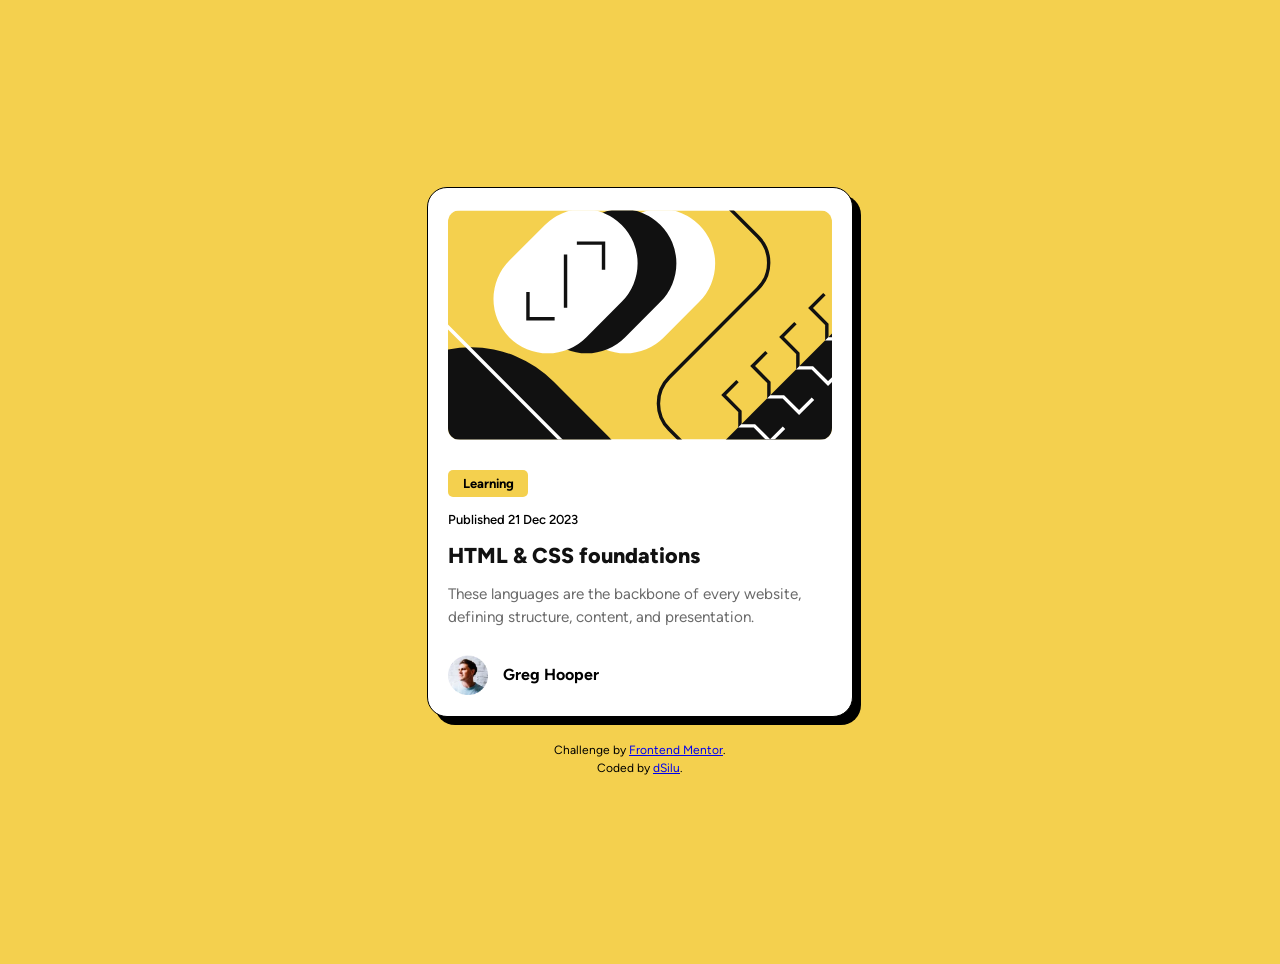
<file: blog-preview-card-main/index.html>
<!DOCTYPE html>
<html lang="en">
<head>
  <meta charset="UTF-8">
  <meta name="viewport" content="width=device-width, initial-scale=1.0"> <!-- displays site properly based on user's device -->

  <link rel="icon" type="image/png" sizes="32x32" href="./assets/images/favicon-32x32.png">

  <link rel="stylesheet" href="./style.css">
  
  <title>Frontend Mentor | Blog preview card</title>

  <!-- Feel free to remove these styles or customise in your own stylesheet 👍 -->
  <style>
  </style>
</head>
<body>
  <div id="course-card">
    <img class="img-cls" src=".\assets\images\illustration-article.svg">
    <div class="learning-cls">Learning</div>
    <div class="pub-dt">Published 21 Dec 2023</div>
    <h2>HTML & CSS foundations</h3>
    <p class="desc-cls">These languages are the backbone of every website, defining structure, content, and presentation.</p>
    
    <div class="user">
      <img class="user-avatar" src="assets\images\image-avatar.webp">
      <h4>Greg Hooper</h4>
    </div>

  </div>
  <footer class="attribution">
    Challenge by <a href="https://www.frontendmentor.io?ref=challenge">Frontend Mentor</a>.<br> 
    Coded by <a href="https://github.com/dSilu">dSilu</a>.
  </footer>
</body>
</html>
</file>
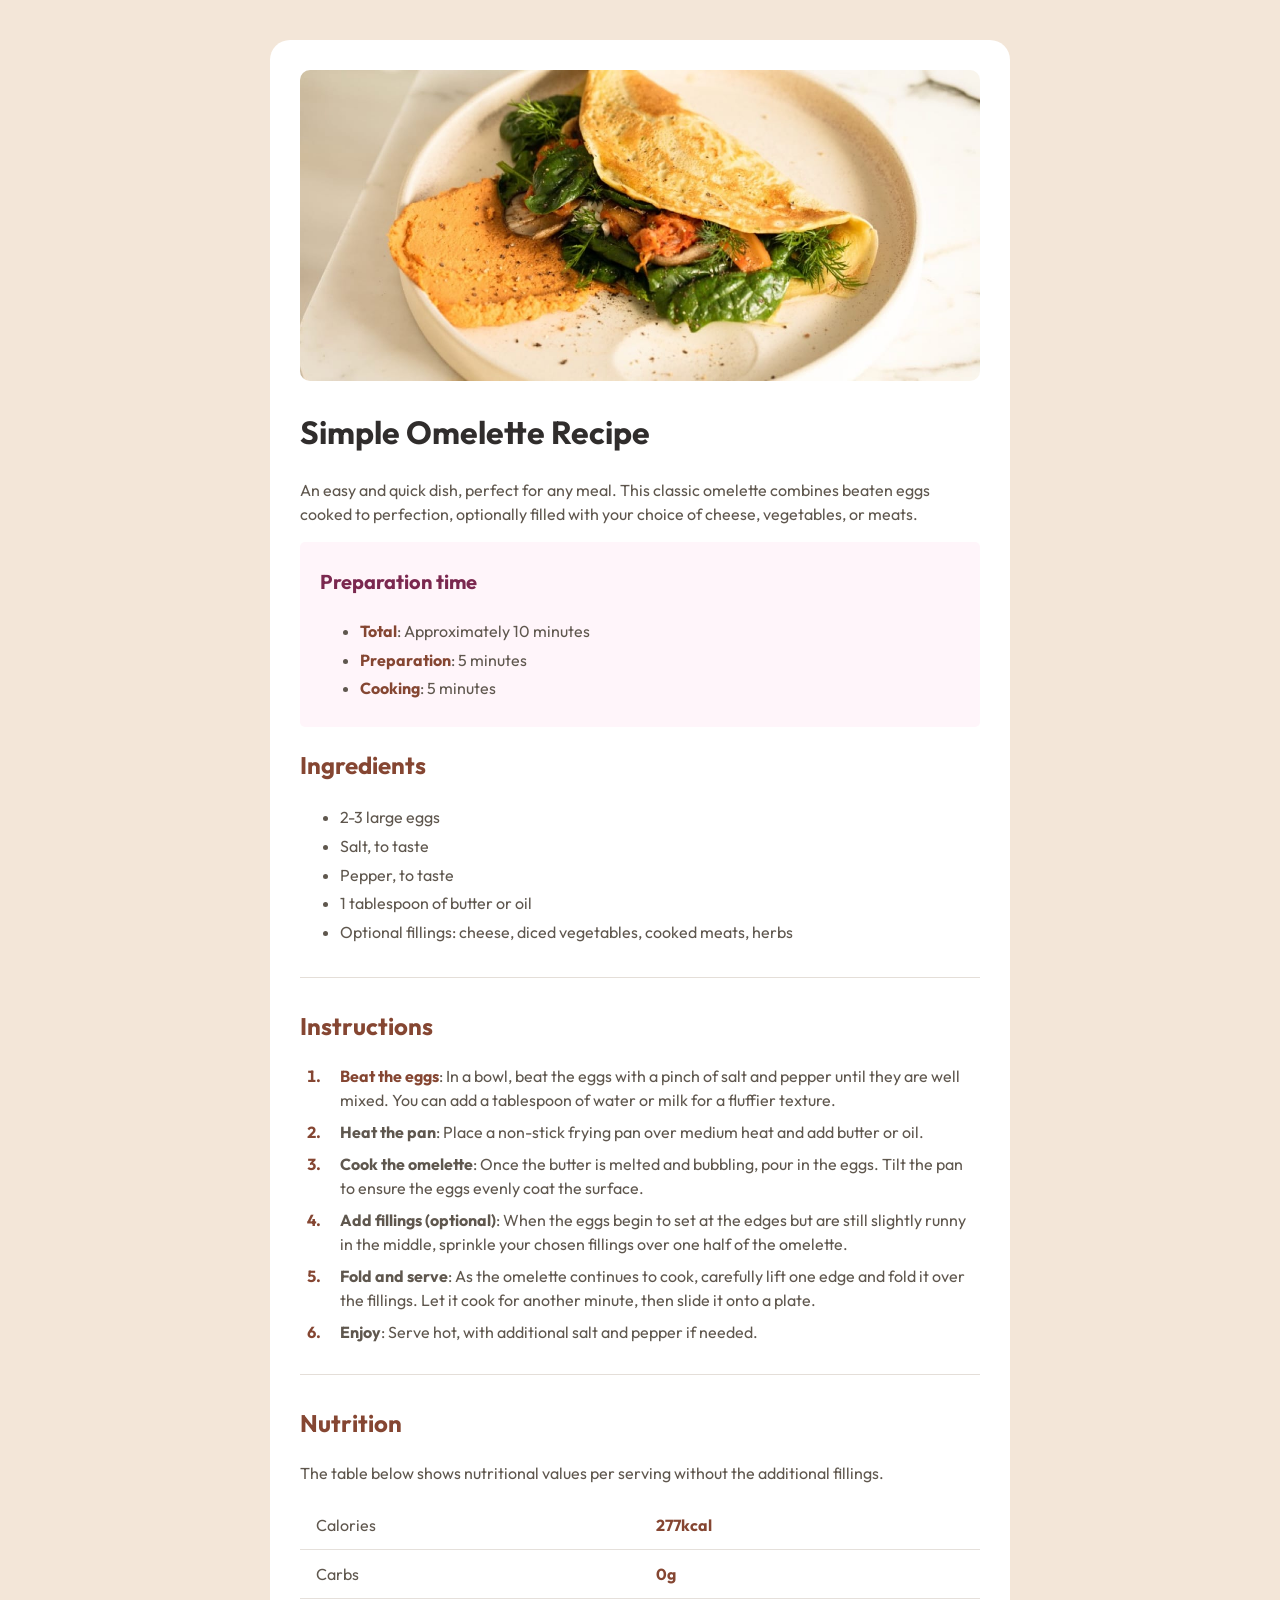
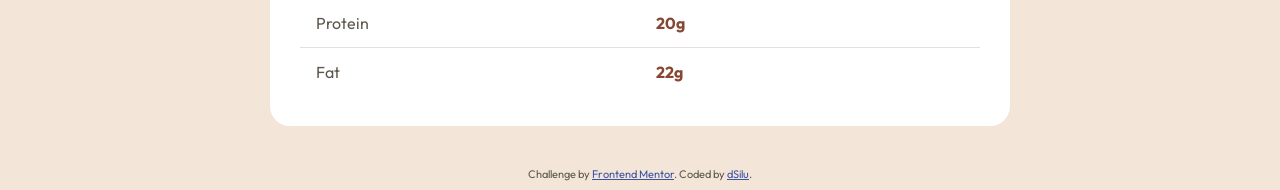
<file: recipe-page-main/index.html>
<!DOCTYPE html>
<html lang="en">
<head>
  <meta charset="UTF-8">
  <meta name="viewport" content="width=device-width, initial-scale=1.0"> <!-- displays site properly based on user's device -->

  <link rel="icon" type="image/png" sizes="32x32" href="./assets/images/favicon-32x32.png">
  <link rel="stylesheet" type="text/css" href="./index.css">
  
  <title>Frontend Mentor | Recipe page</title>


</head>
<body>
  <main>
    <img id="omelette-img" src="./assets/images/image-omelette.jpeg"/>

    <h1>Simple Omelette Recipe</h1>

    <p>An easy and quick dish, perfect for any meal. This classic omelette combines beaten eggs cooked 
  to perfection, optionally filled with your choice of cheese, vegetables, or meats.</p>

  <div id="preparation-time">
    
    <h3>Preparation time</h3>

    <ul>
      <li><strong>Total</strong>: Approximately 10 minutes</li>
      <li><strong>Preparation</strong>: 5 minutes</li>
      <li><strong>Cooking</strong>: 5 minutes</li>
    </ul>
  </div>

  <h2>Ingredients</h2>
  <ul>
  <li>2-3 large eggs</li> 
  <li>Salt, to taste</li>
  <li>Pepper, to taste</li>
  <li>1 tablespoon of butter or oil</li>
  <li>Optional fillings: cheese, diced vegetables, cooked meats, herbs</li>
  </ul>

  <hr>
  
  <h2>Instructions</h2>
  <ol>
  <li><strong>Beat the eggs</strong>: In a bowl, beat the eggs with a pinch of salt and pepper until they are well mixed. 
  You can add a tablespoon of water or milk for a fluffier texture.</li>

  <li><b>Heat the pan</b>: Place a non-stick frying pan over medium heat and add butter or oil.</li>

  <li><b>Cook the omelette</b>: Once the butter is melted and bubbling, pour in the eggs. Tilt the pan to ensure 
  the eggs evenly coat the surface.</li>

  <li><b>Add fillings (optional)</b>: When the eggs begin to set at the edges but are still slightly runny in the 
  middle, sprinkle your chosen fillings over one half of the omelette.</li>

  <li><b>Fold and serve</b>: As the omelette continues to cook, carefully lift one edge and fold it over the 
  fillings. Let it cook for another minute, then slide it onto a plate.</li>

  <li><b>Enjoy</b>: Serve hot, with additional salt and pepper if needed.</li>
  </ol>

  <hr>

  <h2>Nutrition</h2>

  <p>The table below shows nutritional values per serving without the additional fillings.</p>

  <table class="nutrition-tbl">
  
  <tr>
  <td>Calories</td>
  <td><strong>277kcal</strong></td>
  </tr>
  <tr>
    <td>Carbs</td>
    <td><strong>0g</strong></td>
  </tr>
  <tr>
    <td>Protein</td>
    <td><strong>20g</strong></td>
  </tr>
  <tr>
    <td>Fat</td>
    <td><strong>22g</strong></td>
  </tr>
  </table>
  </main>
  
  <footer class="attribution">
    Challenge by <a href="https://www.frontendmentor.io/challenges/social-links-profile-UG32l9m6dQ" target="_blank">Frontend Mentor</a>. 
    Coded by <a href="https://www.frontendmentor.io/profile/dSilu" target="_blank">dSilu</a>.
  </footer>
</body>
</html>
</file>
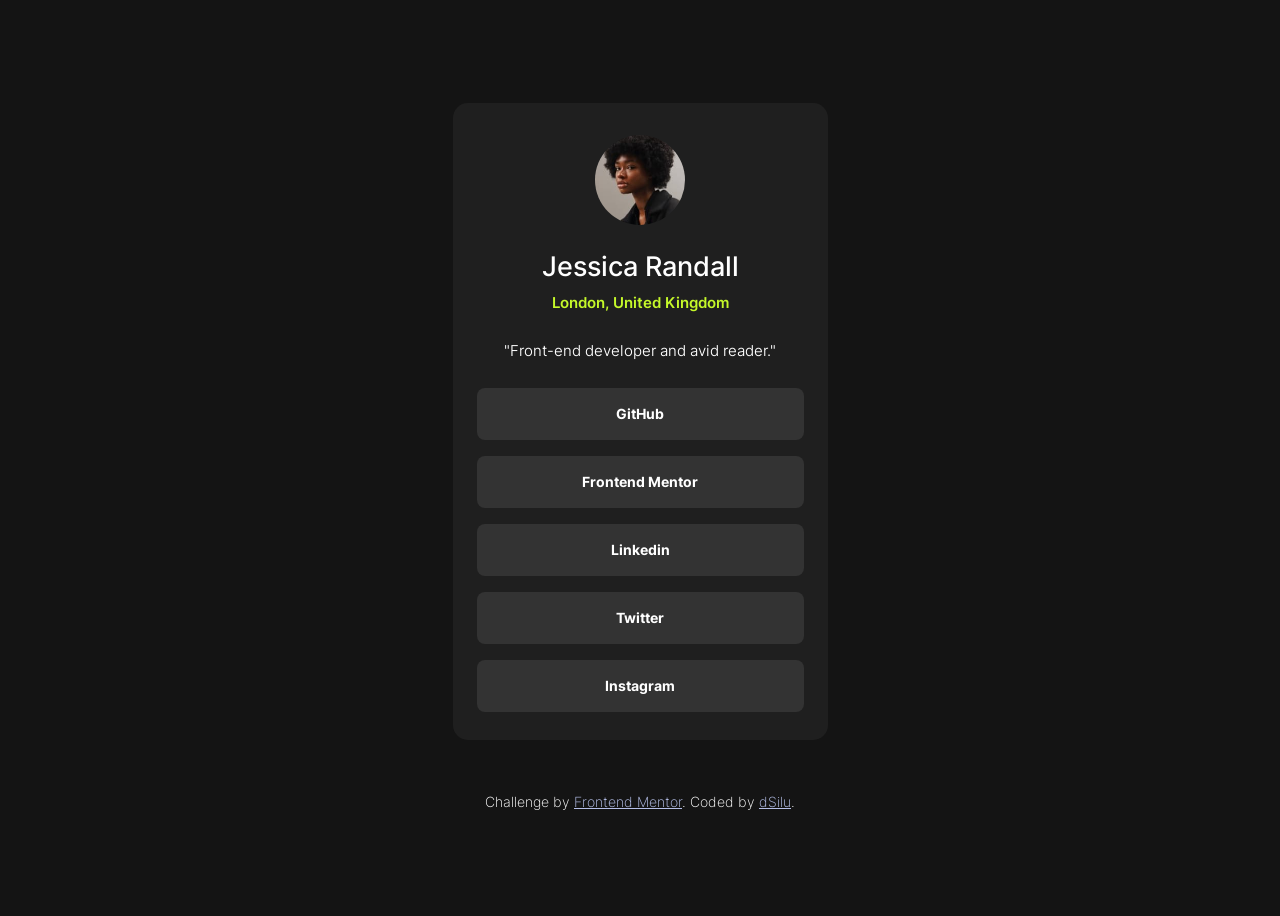
<file: social-links-profile-main/index.html>
<!DOCTYPE html>
<html lang="en">
<head>
  <meta charset="UTF-8">
  <meta name="viewport" content="width=device-width, initial-scale=1.0"> <!-- displays site properly based on user's device -->

  <link rel="icon" type="image/png" sizes="32x32" href="./assets/images/favicon-32x32.png">
  <link rel="stylesheet" type="text/css" href="./index.css">
  
  <title>Frontend Mentor | Social links profile</title>

</head>
<body>

  <main id="card">
    <img class="avatar" src="assets\images\avatar-jessica.jpeg" alt="Portrait of Jessica Randall">

    <h1>Jessica Randall</h1>
    
    <div class="location">London, United Kingdom</div>

    <div class="occupation">"Front-end developer and avid reader."</div>

    <a href="https://github.com" class="link" target="_blank" rel="noopener noreferrer">GitHub</a>
    <a href="https://www.frontendmentor.io" class="link" target="_blank" rel="noopener noreferrer">Frontend Mentor</a>
    <a href="https://www.linkedin.com" class="link" target="_blank" rel="noopener noreferrer">Linkedin</a>
    <a href="https://www.x.com" class="link" target="_blank" rel="noopener noreferrer">Twitter</a>
    <a href="https://www.instagram.com" class="link" target="_blank" rel="noopener noreferrer">Instagram</a>

    <!-- <button>GitHub</button>
    <button>Frontend Mentor</button>
    <button>LinkedIn</button>
    <button>Twitter</button>
    <button>Instagram</button> -->

  </main>

  <footer class="attribution">
    Challenge by <a href="https://www.frontendmentor.io/challenges/social-links-profile-UG32l9m6dQ" target="_blank">Frontend Mentor</a>. 
    Coded by <a href="https://www.frontendmentor.io/profile/dSilu" target="_blank">dSilu</a>.
  </footer>

</body>
</html>
</file>
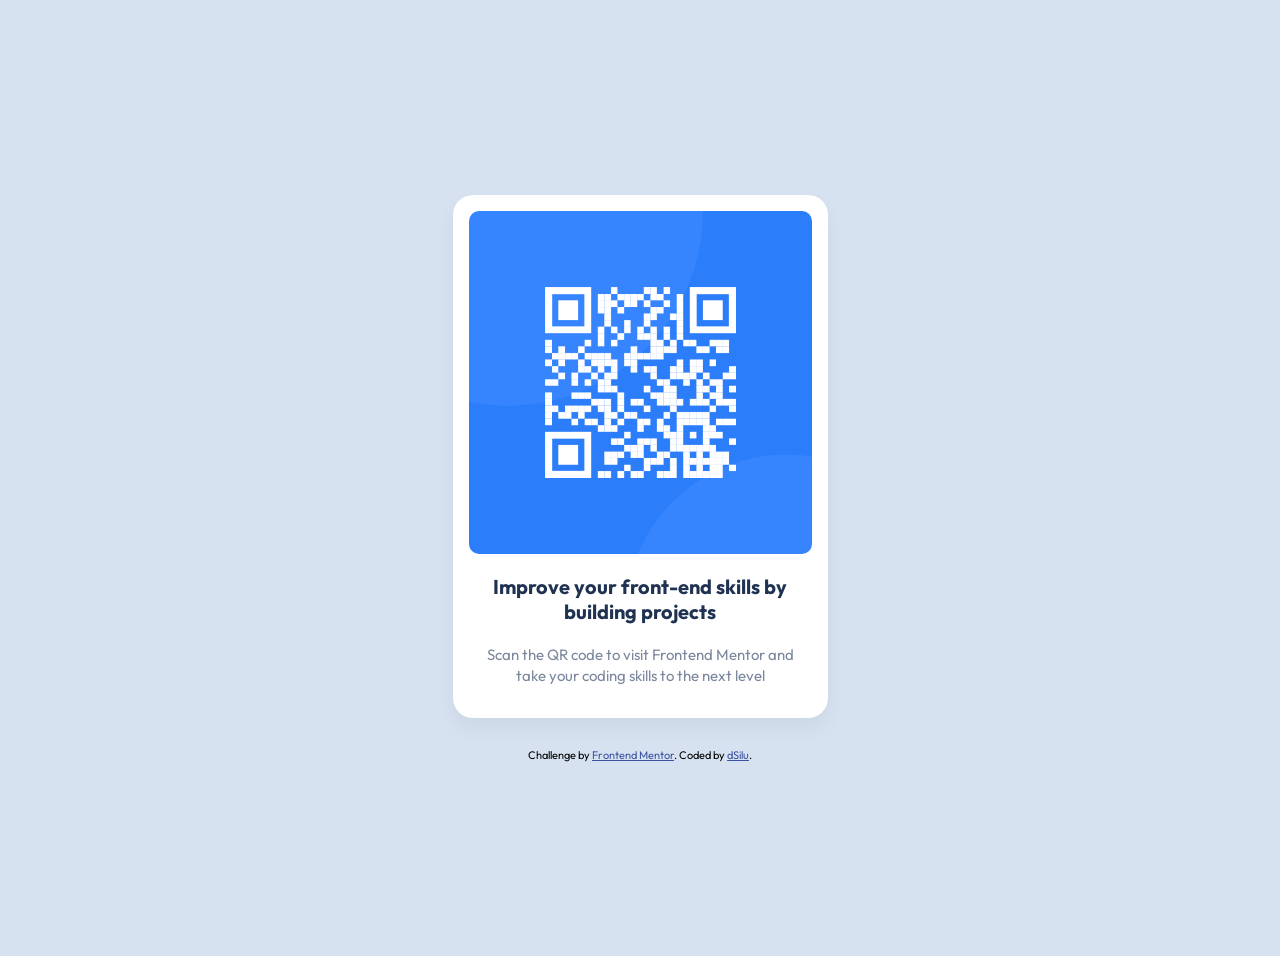
<file: qr-code-component-main/qr-code-component-main/index.html>
<!DOCTYPE html>
<html lang="en">
<head>
  <meta charset="UTF-8">
  <meta name="viewport" content="width=device-width, initial-scale=1.0"> <!-- displays site properly based on user's device -->

  <link rel="icon" type="image/png" sizes="32x32" href="./images/favicon-32x32.png">

  <link rel="preconnect" href="https://fonts.googleapis.com">
  <link rel="preconnect" href="https://fonts.gstatic.com" crossorigin>
  <link href="https://fonts.googleapis.com/css2?family=Happy+Monkey&family=Outfit:wght@100..900&display=swap" rel="stylesheet">
  
  <title>Frontend Mentor | QR code component</title>

  <!-- Feel free to remove these styles or customise in your own stylesheet 👍 -->
  <style>

    .attribution { font-size: 0.6875rem; text-align: center; padding-top: 30px;}
    .attribution a { color: hsl(228, 45%, 44%); }

    body {
      background-color: hsl(212, 45%, 89%);
      min-height: 100vh;
      display: flex;
      flex-direction: column;
      justify-content: center;
      align-items: center;
      padding: 20px;
      font-family: "Outfit", sans-serif;
    }

    .container {
      width: 100%;
      max-width: 375px;
    }

    .card {
      background-color: hsl(0, 0%, 100%);
      text-align: center;
      box-shadow: 0 10px 20px rgba(0,0,0,0.05);
      border-radius: 20px;
      padding: 16px;
    }

    .card img {
      width: 100%;
      height: auto;
      border-radius: 10px;
      display: block;
    }

    .card h1 {
      color: hsl(218, 44%, 22%);
      font-family: "Outfit", sans-serif;
      font-weight: 700;
      font-size: 20px;
      margin: 20px 12px 1px;
    }

    .card p {
      color: hsl(220, 15%, 55%);
      font-family: "Outfit", sans-serif;
      font-weight: 400;
      font-size: 15px;
      margin: 20px 12px 16px;
      line-height: 1.4;
    }

  </style>
</head>
<body>
  <main class="container">
  
    <div class="card">

      <img src="./images/image-qr-code.png">

      <h1>Improve your front-end skills by building projects</h1>

      <p>Scan the QR code to visit Frontend Mentor and take your coding skills to the next level</p>

    </div>

  </main>
  
  <footer class="attribution">
    Challenge by <a href="https://www.frontendmentor.io?ref=challenge">Frontend Mentor</a>. 
    Coded by <a href="#">dSilu</a>.
  </footer>
</body>
</html>
</file>
<file: blog-preview-card-main/style.css>
@font-face {
  font-family: 'Figtree';
  src: url('./assets/fonts/Figtree-VariableFont_wght.ttf') format('truetype');
  font-weight: 300 900;
  font-style: normal;
  font-display: swap;
}

body {
    background-color: hsl(47, 88%, 63%);
    display: flex;
    flex-direction: column;
    justify-content: center;
    align-items: center;
    min-height: 100vh;
    padding: 1.5rem;
    font-family: 'Figtree', sans-serif;

}

#course-card {
    background-color: hsl(0, 0%, 100%);
    display: flex;
    flex-direction: column;
    width: 100%;
    max-width: 384px;
    margin-left: auto;
    margin-right: auto;
    padding-top: 22px;
    padding-left: 20px;
    padding-right: 20px;
    padding-bottom: 10px;
    border: 1px solid black;
    border-radius: 20px;
    box-shadow: 8px 8px 0px #000000;
}

.img-cls {
    margin-bottom: 15px;
    border: none;
    border-radius: 12px;
}

.learning-cls {
    margin-top: 15px;
    margin-bottom: 15px;
    border-radius: 5px;
    align-items: center;
    width: 65px;
    padding-top: 6px;
    padding-bottom: 6px;
    padding-left: 15px;
    padding-right: 0px;
    font-weight: 700;
    font-size: small;
    background-color: hsl(47, 88%, 63%);
}

.pub-dt {
    font-weight: 540;
    font-size: small;
}

#course-card h2 {
    font-size: 1.35rem;
    font-weight: 800;
    color: #111111;
    margin-top: 15px;
    margin-bottom: 15px;
    cursor: pointer;
    transition: color 0.2s ease;
}

#course-card .desc-cls {
    margin-top: 0;
    padding-top: 0;
    font-size: 0.95rem;
    line-height: 1.5;
    color: hsl(0, 0%, 42%);
}

#course-card h2:hover,
#course-card h2:focus {
  color: hsl(47, 88%, 63%);
}

.user {
    display: flex;
    justify-content: left;
    align-items: center;
    font-size: medium;
}

.user-avatar {
    width: 40px;
    height: 40px;
    padding-right: 15px;
}

.attribution {
    font-size: 12px;
    text-align: center;
    margin-top: 1.5rem;
    line-height: 1.5;
    font-weight: 400;
}
</file>
<file: recipe-page-main/index.css>
@font-face {
  font-family: 'Outfit';
  src: url('./assets/fonts/outfit/Outfit-VariableFont_wght.ttf') format('truetype');
  font-weight: 100 900;
  font-style: normal;
}

* {
  box-sizing: border-box;
}

body {
    background-color: hsl(30, 54%, 90%);
    font-family: 'Outfit', sans-serif;
    font-weight: 400;
    line-height: 1.5;
    color: hsl(30, 10%, 34%);
}

h1 {
    color: hsl(24, 5%, 18%)
}

main {
    width: 100%;
    max-width: 740px;
    min-height: 100vh;
    margin: 40px auto;
    background-color: hsl(0, 0%, 100%);
    padding: 30px;
    border: none;
    border-radius: 20px;
}

h2 {
    font-family: inherit;
    color: hsl(14, 45%, 36%);
}

h3 {
    font-family: inherit;
    color: hsl(332, 51%, 32%);
    font-weight: 700;
    font-size: 1.25rem;
}

hr {
    border: none;
    border-top: 1px solid hsl(30, 18%, 87%); 
    margin: 30px 0;
}


ul, ol {
    font-family: inherit;
    line-height: 1.8rem;
}


li strong {
  color: hsl(14, 45%, 36%);
  font-weight: 700;
}

ol li::marker {
  font-weight: 700;
  color: hsl(14, 45%, 36%);
}

ol {
  padding-left: 24px;
}

ol li {
  padding-left: 16px;
  margin-bottom: 8px;
  line-height: 1.5;
}

#omelette-img {
    width: 100%;
    background-size: contain;
    border: none;
    border-radius: 10px;

}

#preparation-time {
    background-color: hsl(330, 100%, 98%);
    padding-left: 20px;
    padding-right: 20px;
    padding-top: 5px;
    padding-bottom: 8px;
    border: none;
    border-radius: 5px;
}


.nutrition-tbl {
  width: 100%;
  border-collapse: collapse;
}

.nutrition-tbl td {
  padding: 12px 16px; 
  border-bottom: 1px solid #e5e0db;
  font-size: 16px;
}

.nutrition-tbl td:first-child {
  color: #5f574e; 
  width: 50%;
}

.nutrition-tbl td:last-child {
  color: #854632;
  font-weight: 700;
  text-align: left;
}

.nutrition-tbl tr:last-child td {
  border-bottom: none;
}

footer {
    font-family: "Outfit" sans-serif;
}

.attribution { font-size: 0.6875rem; text-align: center; }
.attribution a { color: hsl(228, 45%, 44%); }
</file>
<file: social-links-profile-main/index.css>
@font-face {
font-family: 'Inter';
  src: url('./assets/fonts/Inter-VariableFont_slnt,wght.ttf') format('truetype');
  font-weight: 100 900;
  font-style: normal;
  font-display: swap;
}



*, *::before, *::after {
  box-sizing: border-box;
}



body {
    background-color: hsl(0, 0%, 8%);
    display: flex;
    flex-direction: column;
    justify-content: center;
    align-items: center;
    font-family: 'Inter', sans-serif;
    color: hsl(0, 0%, 100%);
    min-height: 100vh;
    line-height: 1.5rem;
}


#card {
    width: 100%;
    max-width: 375px;
    background-color: hsl(0, 0%, 12%);
    padding-top: 32px;
    padding-bottom: 28px;
    padding-left: 24px;
    padding-right: 24px;
    box-sizing: border-box; /* ensures padding is included within max-width */
    display: flex;
    flex-direction: column;
    justify-content: center;
    align-items: center;
    border: none;
    border-radius: 15px;
}


/* button {
    width: 100%;
    margin-bottom: 16px;
    padding: 14px 16px;
    background-color: hsl(0, 0%, 20%);
    color: hsl(0, 0%, 100%);
    border-radius: 8px;
    border: none;
    font-weight: 530;
    font-size: 15px;
    font-family: inherit;
    cursor: pointer;
    transition: background-color 0.2s ease, color 0.2s ease;
}

button:last-of-type {
  margin-bottom: 0;
}

button:hover,
button:active,
button:focus-visible {
  background-color: hsl(75, 94%, 57%);
  color: hsl(0, 0%, 8%);
}

button:active {
  transform: scale(0.98);
} */


.link {
  display: block;
  text-align: center;
  text-decoration: none;
  width: 100%;
  padding: 14px 16px;
  margin-bottom: 16px;
  background-color: hsl(0, 0%, 20%);
  color: hsl(0, 0%, 100%);
  font-weight: 700;
  font-size: 14px;
  border-radius: 8px;
  cursor: pointer;
  transition: background-color 0.2s ease, color 0.2s ease;
}


.link:last-of-type {
  margin-bottom: 0;
}

.link:hover,
.link:focus-visible {
  background-color: hsl(75, 94%, 57%);
  color: hsl(0, 0%, 8%);
  outline: none; /* Only remove default outline if you supply an obvious background change */
}

.link:active {
    transform: scale(0.98);
}


.avatar {
    width: 90px;
    height: 90px;
    margin-bottom: 20px;
    border-radius: 50%;
    object-fit: cover;

}

h1 {
    font-size: 27px;
    font-weight: 500;
    margin: 10px 0 10px 0;
}

.location {
    color: hsl(75, 94%, 57%);
    font-size: 15px;
    font-weight: 600;
    margin-bottom: 24px;
    margin-top: 2px;
}


.occupation {
    font-size: 15px;
    font-weight: 340;
    /* margin-top: 2px; */
    margin-bottom: 25px;

}

.attribution {
    font-size: 0.6875rem; text-align: center;
    margin-top: 50px;
    font-size: 14px;
    font-weight: 230;
}

.attribution a {
    color: hsl(228, 53%, 81%); 
}
</file>
